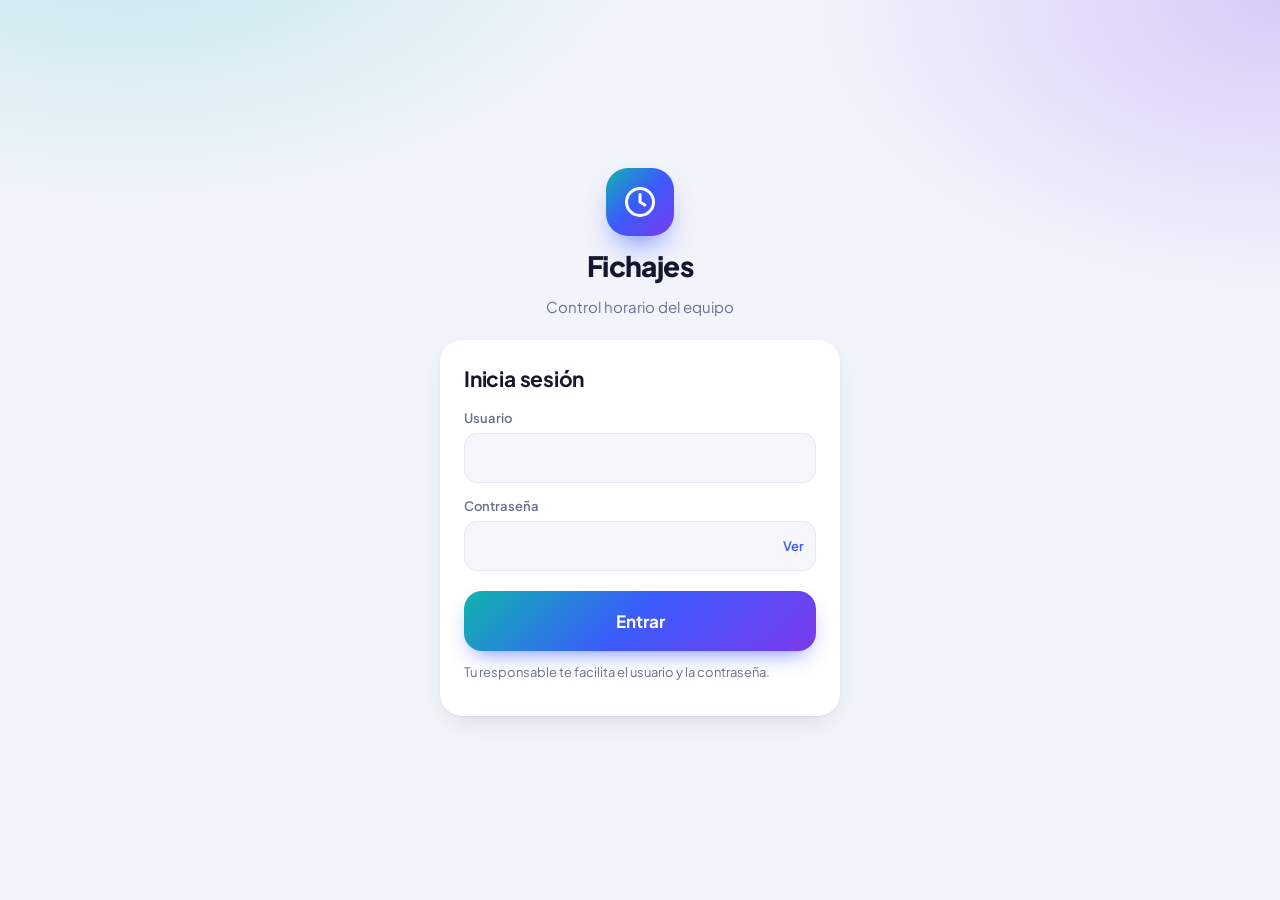
<file: Index.html>
<!DOCTYPE html>
<html lang="es">
<head>
<base target="_top">
<meta charset="utf-8">
<link rel="preconnect" href="https://fonts.googleapis.com">
<link rel="preconnect" href="https://fonts.gstatic.com" crossorigin>
<link href="https://fonts.googleapis.com/css2?family=Plus+Jakarta+Sans:wght@400;500;600;700;800&display=swap" rel="stylesheet">
<style>
  :root {
    --fondo: #f2f4fb; --tarjeta: #ffffff; --tinta: #14172e; --suave: #6a7090; --linea: #e5e8f3; --campo: #f6f7fc;
    --marca: #3b5bfd; --marca-2: #7c3aed; --marca-3: #0fb5ae; --marca-tinte: #eef1ff;
    --verde: #0fa97a; --verde-tinte: #e3f7ef; --ambar: #d98a06; --ambar-tinte: #fdf1d8;
    --rosa: #e5365a; --rosa-tinte: #fde8ed; --gris: #8891ad; --gris-tinte: #eceef6;
    --sombra: 0 1px 2px rgba(20, 23, 46, .05), 0 10px 30px -12px rgba(20, 23, 46, .18);
    --degradado: linear-gradient(135deg, #0fb5ae 0%, #3b5bfd 48%, #7c3aed 100%);
  }
  @media (prefers-color-scheme: dark) {
    :root {
      --fondo: #0c0e1c; --tarjeta: #161930; --tinta: #eef0ff; --suave: #9aa1c4; --linea: #282c49; --campo: #1e2240;
      --marca: #7f95ff; --marca-2: #a78bfa; --marca-3: #2dd4bf; --marca-tinte: #20264d;
      --verde: #34d399; --verde-tinte: #12352c; --ambar: #fbbf24; --ambar-tinte: #3a2d0e;
      --rosa: #fb7185; --rosa-tinte: #3d1622; --gris: #8f97b8; --gris-tinte: #23274a;
      --sombra: 0 1px 2px rgba(0, 0, 0, .3), 0 12px 32px -14px rgba(0, 0, 0, .7);
    }
  }
  * { box-sizing: border-box; }
  html, body { height: 100%; }
  body {
    margin: 0; background: var(--fondo); color: var(--tinta);
    font: 16px/1.45 "Plus Jakarta Sans", system-ui, -apple-system, "Segoe UI", Roboto, sans-serif;
    -webkit-font-smoothing: antialiased;
  }
  [hidden] { display: none !important; }
  button, input, select, textarea { font: inherit; color: inherit; }
  h2 { font-size: 21px; margin: 0 0 4px; letter-spacing: -.01em; }
  h3 { font-size: 13px; margin: 0 0 12px; color: var(--suave); font-weight: 700; text-transform: uppercase; letter-spacing: .06em; }
  a { color: var(--marca); font-weight: 600; text-decoration: none; }
  a:hover { text-decoration: underline; }
  svg.ico { width: 1.25em; height: 1.25em; flex: none; fill: none; stroke: currentColor; stroke-width: 2; stroke-linecap: round; stroke-linejoin: round; }

  /* ---------- Piezas comunes ---------- */
  .card { background: var(--tarjeta); border-radius: 22px; padding: 20px; box-shadow: var(--sombra); margin-bottom: 16px; }
  .btn {
    display: inline-flex; align-items: center; justify-content: center; gap: 8px;
    border: 0; border-radius: 14px; padding: 11px 16px; font-weight: 700; font-size: 15px; cursor: pointer;
    background: var(--marca-tinte); color: var(--marca); transition: transform .08s ease, filter .15s ease;
  }
  .btn:hover { filter: brightness(.97); }
  .btn:active { transform: scale(.98); }
  .btn:disabled { opacity: .45; cursor: not-allowed; transform: none; }
  .btn:focus-visible, .enlace:focus-visible, .icono-btn:focus-visible, .tab:focus-visible, summary:focus-visible {
    outline: 3px solid var(--marca); outline-offset: 2px;
  }
  .btn.primario { background: var(--degradado); color: #fff; box-shadow: 0 10px 22px -10px rgba(59, 91, 253, .8); }
  .btn.verde { background: linear-gradient(135deg, #12b886, #0b8f6a); color: #fff; box-shadow: 0 12px 24px -10px rgba(15, 169, 122, .8); }
  .btn.ambar { background: var(--ambar-tinte); color: var(--ambar); }
  .btn.rosa { background: linear-gradient(135deg, #f0476b, #c81e48); color: #fff; box-shadow: 0 12px 24px -10px rgba(229, 54, 90, .8); }
  .btn.grande { width: 100%; padding: 18px; font-size: 17px; border-radius: 18px; }
  .btn.mini { padding: 6px 10px; font-size: 13px; border-radius: 10px; font-weight: 600; }
  .btn.plano { background: transparent; color: var(--suave); }
  .enlace { background: none; border: 0; padding: 6px; color: var(--marca); font-weight: 600; cursor: pointer; font-size: 14px; }
  label { display: block; font-size: 13px; font-weight: 600; color: var(--suave); margin: 14px 0 6px; }
  input, select, textarea {
    width: 100%; background: var(--campo); border: 1.5px solid var(--linea); border-radius: 13px; padding: 12px 14px; outline: none;
  }
  input:focus, select:focus, textarea:focus { border-color: var(--marca); box-shadow: 0 0 0 4px var(--marca-tinte); }
  textarea { min-height: 84px; resize: vertical; }
  .pista { font-size: 13px; color: var(--suave); margin: 12px 0 0; }
  .pill {
    display: inline-flex; align-items: center; gap: 7px; padding: 5px 12px; border-radius: 999px;
    font-size: 13px; font-weight: 700; background: var(--gris-tinte); color: var(--gris); white-space: nowrap;
  }
  .pill .punto { width: 8px; height: 8px; border-radius: 50%; background: currentColor; }
  .pill.TRABAJANDO { background: var(--verde-tinte); color: var(--verde); }
  .pill.EN_PAUSA { background: var(--ambar-tinte); color: var(--ambar); }
  .pill.TRABAJANDO .punto { animation: latido 1.8s ease-out infinite; }
  @keyframes latido { 0% { box-shadow: 0 0 0 0 currentColor; } 70%, 100% { box-shadow: 0 0 0 7px transparent; } }
  @keyframes girar { to { transform: rotate(360deg); } }
  @media (prefers-reduced-motion: reduce) { * { animation: none !important; transition: none !important; } }
  .etiqueta { display: inline-block; white-space: nowrap; font-size: 12px; font-weight: 700; padding: 2px 8px; border-radius: 999px; background: var(--gris-tinte); color: var(--suave); }
  .etiqueta.ambar { background: var(--ambar-tinte); color: var(--ambar); }
  .etiqueta.marca { background: var(--marca-tinte); color: var(--marca); }
  .vacio { color: var(--suave); font-size: 14px; text-align: center; padding: 18px 8px; margin: 0; }

  /* ---------- Carga y acceso ---------- */
  .pantalla { min-height: 100%; display: flex; align-items: center; justify-content: center; padding: 24px 16px; }
  .rueda { width: 38px; height: 38px; border-radius: 50%; border: 4px solid var(--linea); border-top-color: var(--marca); animation: girar .8s linear infinite; }
  #carga { flex-direction: column; gap: 16px; color: var(--suave); text-align: center; }
  #acceso { background: radial-gradient(900px 500px at 10% -10%, rgba(15, 181, 174, .22), transparent 60%), radial-gradient(800px 500px at 100% 0%, rgba(124, 58, 237, .22), transparent 60%), var(--fondo); }
  .acceso-caja { width: 100%; max-width: 400px; }
  .marca { display: flex; flex-direction: column; align-items: center; gap: 10px; margin-bottom: 22px; text-align: center; }
  .logo { width: 68px; height: 68px; border-radius: 22px; background: var(--degradado); display: grid; place-items: center; color: #fff; box-shadow: 0 16px 30px -12px rgba(59, 91, 253, .8); }
  .logo svg { width: 36px; height: 36px; }
  .marca h1 { margin: 0; font-size: 28px; font-weight: 800; letter-spacing: -.02em; }
  .marca p { margin: 0; color: var(--suave); font-size: 15px; }
  .acceso-caja .card { padding: 24px; }
  .acceso-caja .btn.grande { margin-top: 20px; }
  .campo-clave { position: relative; }
  .campo-clave input { padding-right: 62px; }
  .campo-clave .enlace { position: absolute; right: 6px; top: 50%; transform: translateY(-50%); font-size: 13px; }
  .centrado { text-align: center; margin-top: 10px; }

  /* ---------- Aplicación ---------- */
  .hero { background: var(--degradado); color: #fff; padding: 22px 16px 74px; border-radius: 0 0 30px 30px; }
  .hero-in { max-width: 688px; margin: 0 auto; display: flex; justify-content: space-between; align-items: flex-start; gap: 12px; }
  .saludo { font-size: 23px; font-weight: 800; letter-spacing: -.02em; }
  .hero-sub { opacity: .85; font-size: 14px; margin-top: 2px; }
  .hero-sub::first-letter { text-transform: uppercase; }
  .icono-btn { width: 42px; height: 42px; flex: none; border-radius: 14px; border: 0; background: rgba(255, 255, 255, .18); color: #fff; display: grid; place-items: center; cursor: pointer; }
  .icono-btn:hover { background: rgba(255, 255, 255, .28); }
  main { max-width: 720px; margin: -56px auto 0; padding: 0 16px 110px; }

  .tabs {
    position: fixed; left: 50%; bottom: 14px; transform: translateX(-50%); z-index: 5;
    display: flex; gap: 4px; padding: 6px; border-radius: 22px; background: var(--tarjeta);
    box-shadow: 0 1px 2px rgba(20, 23, 46, .08), 0 18px 40px -14px rgba(20, 23, 46, .45); border: 1px solid var(--linea);
  }
  .tab { position: relative; display: flex; align-items: center; gap: 8px; border: 0; background: none; padding: 10px 16px; border-radius: 16px; color: var(--suave); font-weight: 700; font-size: 14px; cursor: pointer; white-space: nowrap; }
  .tab.activa { background: var(--marca-tinte); color: var(--marca); }
  .tab .globo { min-width: 20px; height: 20px; padding: 0 6px; border-radius: 999px; background: var(--rosa); color: #fff; font-size: 12px; display: grid; place-items: center; }

  /* ---------- Fichar ---------- */
  .reloj-card { text-align: center; padding: 26px 20px 20px; }
  .reloj { font-size: clamp(52px, 17vw, 76px); font-weight: 800; letter-spacing: -.04em; font-variant-numeric: tabular-nums; line-height: 1.05; margin-top: 12px; }
  .reloj-sub { color: var(--suave); font-size: 14px; font-weight: 600; }
  .mini-stats { display: grid; grid-template-columns: repeat(3, 1fr); gap: 8px; margin-top: 20px; padding-top: 18px; border-top: 1px solid var(--linea); }
  .mini-n { display: block; font-weight: 800; font-size: 18px; font-variant-numeric: tabular-nums; }
  .mini-l { display: block; color: var(--suave); font-size: 12px; font-weight: 600; }
  .acciones { display: grid; gap: 10px; margin-bottom: 14px; }
  .acciones.dos { grid-template-columns: 1fr 1.4fr; }
  .aviso-ubic { display: flex; gap: 8px; align-items: flex-start; color: var(--suave); font-size: 13px; margin: 0 4px 18px; }
  .aviso-ubic svg { margin-top: 1px; color: var(--marca); }

  .linea { list-style: none; margin: 0; padding: 0; }
  .linea li { position: relative; display: flex; flex-wrap: wrap; align-items: center; gap: 4px 10px; padding: 9px 0 9px 26px; }
  .linea li::before { content: ""; position: absolute; left: 4px; top: 15px; width: 10px; height: 10px; border-radius: 50%; background: var(--gris); box-shadow: 0 0 0 4px var(--tarjeta); z-index: 1; }
  .linea li::after { content: ""; position: absolute; left: 8px; top: 0; bottom: 0; width: 2px; background: var(--linea); }
  .linea li:first-child::after { top: 18px; }
  .linea li:last-child::after { bottom: calc(100% - 18px); }
  .linea li:only-child::after { display: none; }
  .linea li.t-ENTRADA::before { background: var(--verde); }
  .linea li.t-PAUSA_INICIO::before { background: var(--ambar); }
  .linea li.t-PAUSA_FIN::before { background: var(--marca); }
  .linea li.t-SALIDA::before { background: var(--rosa); }
  .linea .hora { font-weight: 800; font-variant-numeric: tabular-nums; min-width: 48px; }
  .linea .nota { color: var(--suave); font-size: 13px; }
  .linea .anulado { text-decoration: line-through; opacity: .5; }
  .linea .fin { margin-left: auto; display: flex; gap: 6px; }
  @media (max-width: 520px) { .linea .fin { flex-basis: 100%; margin-left: 0; } }

  /* ---------- Jornadas ---------- */
  .dia { display: flex; align-items: center; gap: 14px; padding: 13px 0; border-top: 1px solid var(--linea); }
  .dia:first-of-type { border-top: 0; padding-top: 0; }
  .dia:last-of-type { padding-bottom: 0; }
  .dia-fecha { width: 54px; flex: none; text-align: center; border-radius: 14px; background: var(--marca-tinte); color: var(--marca); padding: 6px 0; }
  .dia-fecha b { display: block; font-size: 19px; line-height: 1.1; }
  .dia-fecha small { font-size: 11px; font-weight: 700; text-transform: uppercase; }
  .dia-centro { flex: 1; min-width: 0; }
  .dia-centro strong { display: block; font-variant-numeric: tabular-nums; }
  .dia-centro small { color: var(--suave); }
  .dia-horas { font-weight: 800; white-space: nowrap; font-variant-numeric: tabular-nums; }

  /* ---------- Administrador ---------- */
  .barra { display: flex; flex-wrap: wrap; gap: 10px; align-items: center; }
  .barra input[type=date] { width: auto; flex: 1 1 150px; }
  .barra .empuje { margin-left: auto; }
  .totales { display: grid; grid-template-columns: repeat(3, 1fr); gap: 10px; margin-bottom: 16px; }
  .total { background: var(--tarjeta); border-radius: 18px; padding: 14px; box-shadow: var(--sombra); }
  .total b { display: block; font-size: 26px; font-weight: 800; line-height: 1.1; }
  .total span { font-size: 12px; font-weight: 700; color: var(--suave); }
  .total.v b { color: var(--verde); } .total.a b { color: var(--ambar); } .total.g b { color: var(--gris); }
  details.emp { padding: 0; overflow: hidden; }
  details.emp summary { list-style: none; display: flex; align-items: center; gap: 12px; padding: 16px 18px; cursor: pointer; }
  details.emp summary::-webkit-details-marker { display: none; }
  .avatar { width: 44px; height: 44px; flex: none; border-radius: 15px; display: grid; place-items: center; font-weight: 800; font-size: 15px; color: #fff; background: hsl(var(--h, 230), 62%, 52%); }
  .emp-id { flex: 1; min-width: 0; }
  .emp-id strong { display: block; white-space: nowrap; overflow: hidden; text-overflow: ellipsis; }
  .emp-id small { color: var(--suave); }
  .bajas summary { cursor: pointer; font-weight: 700; color: var(--suave); font-size: 14px; list-style: none; }
  .bajas summary::-webkit-details-marker { display: none; }
  .bajas summary::before { content: "▸ "; }
  .bajas[open] summary::before { content: "▾ "; }
  .baja { display: flex; align-items: center; gap: 12px; padding: 12px 0 0; margin-top: 12px; border-top: 1px solid var(--linea); opacity: .8; }
  .emp-lado { text-align: right; display: grid; gap: 4px; justify-items: end; }
  .emp-horas { font-weight: 800; font-variant-numeric: tabular-nums; white-space: nowrap; font-size: 15px; }
  .emp-cuerpo { padding: 4px 18px 18px; border-top: 1px solid var(--linea); }
  .emp-meta { font-size: 13px; color: var(--suave); margin: 12px 0 6px; }
  .botones { display: flex; flex-wrap: wrap; gap: 8px; margin-top: 12px; }
  .aviso { display: flex; gap: 12px; align-items: flex-start; padding: 13px 0; border-top: 1px solid var(--linea); }
  .aviso:first-child { border-top: 0; padding-top: 0; }
  .aviso:last-child { padding-bottom: 0; }
  .aviso-ico { width: 40px; height: 40px; flex: none; border-radius: 13px; display: grid; place-items: center; background: var(--marca-tinte); color: var(--marca); }
  .aviso.OLVIDO .aviso-ico { background: var(--ambar-tinte); color: var(--ambar); }
  .aviso.ACCESO .aviso-ico { background: var(--rosa-tinte); color: var(--rosa); }
  .aviso.RESUMEN .aviso-ico { background: var(--verde-tinte); color: var(--verde); }
  .aviso-txt { flex: 1; min-width: 0; font-size: 15px; }
  .aviso-txt small { display: block; color: var(--suave); font-size: 12px; margin-top: 2px; }
  .aviso.nuevo .aviso-txt { font-weight: 700; }
  .aviso .nuevo-punto { width: 9px; height: 9px; border-radius: 50%; background: var(--rosa); margin-top: 8px; flex: none; }
  .tabla { overflow-x: auto; margin-top: 14px; }
  table { width: 100%; border-collapse: collapse; font-size: 14px; }
  th, td { text-align: left; padding: 9px 8px; border-top: 1px solid var(--linea); white-space: nowrap; }
  th { color: var(--suave); font-size: 12px; text-transform: uppercase; letter-spacing: .05em; border-top: 0; }
  td.num, th.num { text-align: right; font-variant-numeric: tabular-nums; }

  /* ---------- Diálogos y avisos flotantes ---------- */
  dialog { border: 0; border-radius: 24px; padding: 24px; background: var(--tarjeta); color: var(--tinta); width: min(430px, 92vw); box-shadow: 0 30px 80px -20px rgba(0, 0, 0, .5); }
  dialog::backdrop { background: rgba(12, 14, 28, .55); backdrop-filter: blur(3px); }
  dialog .sub { color: var(--suave); font-size: 14px; }
  .dlg-pie { display: flex; justify-content: flex-end; gap: 8px; margin-top: 20px; }
  .credencial { display: flex; align-items: center; justify-content: space-between; gap: 10px; background: var(--campo); border: 1.5px dashed var(--linea); border-radius: 14px; padding: 12px 14px; margin-top: 8px; }
  .credencial small { display: block; color: var(--suave); font-size: 12px; font-weight: 600; }
  .credencial code { font: 700 18px/1.3 ui-monospace, SFMono-Regular, Menlo, Consolas, monospace; letter-spacing: .04em; user-select: all; overflow-wrap: anywhere; }
  dialog.ancho { width: min(760px, 94vw); padding: 18px; }
  #mapa { height: min(56vh, 460px); border-radius: 16px; margin-top: 12px; background: var(--campo); z-index: 0; }
  #mapa-lista { margin-top: 12px; max-height: 30vh; overflow: auto; }
  .dos-col { display: grid; grid-template-columns: 1fr 1fr; gap: 12px; }
  .dias { display: flex; gap: 6px; flex-wrap: wrap; }
  .dia-chip { margin: 0; cursor: pointer; }
  .dia-chip input { position: absolute; opacity: 0; width: 0; height: 0; }
  .dia-chip span { display: grid; place-items: center; width: 38px; height: 38px; border-radius: 12px; background: var(--campo); border: 1.5px solid var(--linea); font-weight: 700; color: var(--suave); }
  .dia-chip input:checked + span { background: var(--marca); border-color: var(--marca); color: #fff; }
  .dia-chip input:focus-visible + span { outline: 3px solid var(--marca); outline-offset: 2px; }
  #toast { position: fixed; left: 50%; bottom: 92px; transform: translateX(-50%); z-index: 20; background: #14172e; color: #fff; padding: 12px 18px; border-radius: 14px; font-size: 14px; font-weight: 600; max-width: 90vw; text-align: center; box-shadow: 0 16px 40px -12px rgba(0, 0, 0, .6); display: none; }
  #toast.error { background: #c81e48; }
  @media (max-width: 420px) { .tab span.txt { display: none; } .tab.activa span.txt { display: inline; } .tab { padding: 10px 14px; } }
</style>
</head>
<body>

<div id="carga" class="pantalla">
  <div class="rueda"></div>
  <div id="carga-texto">Cargando…</div>
  <button class="btn" id="carga-reintentar" hidden>Reintentar</button>
</div>

<div id="acceso" class="pantalla" hidden>
  <div class="acceso-caja">
    <div class="marca">
      <div class="logo">
        <svg viewBox="0 0 24 24" fill="none" stroke="currentColor" stroke-width="2" stroke-linecap="round" stroke-linejoin="round"><circle cx="12" cy="12" r="9"/><path d="M12 7v5l3.2 2"/></svg>
      </div>
      <h1>Fichajes</h1>
      <p>Control horario del equipo</p>
    </div>

    <form id="f-login" class="card">
      <h2>Inicia sesión</h2>
      <label for="l-usuario">Usuario</label>
      <input type="text" id="l-usuario" autocomplete="username" autocapitalize="none" spellcheck="false" maxlength="80">
      <label for="l-clave">Contraseña</label>
      <div class="campo-clave">
        <input type="password" id="l-clave" autocomplete="current-password" maxlength="200">
        <button type="button" class="enlace" data-ver="l-clave">Ver</button>
      </div>
      <button type="submit" class="btn primario grande" id="l-entrar">Entrar</button>
      <p class="pista">Tu responsable te facilita el usuario y la contraseña.</p>
      <div class="centrado"><button type="button" class="enlace" id="ir-activar" hidden>Activar la cuenta de administrador</button></div>
    </form>

    <form id="f-activar" class="card" hidden>
      <h2>Activa la cuenta de administrador</h2>
      <p class="pista" style="margin-top:6px">Usuario: <strong id="a-usuario"></strong>. El código de activación aparece en el registro de ejecución de la función <strong>instalar</strong>. La contraseña la eliges tú.</p>
      <label for="a-codigo">Código de activación</label>
      <input type="text" id="a-codigo" autocomplete="off" autocapitalize="characters" spellcheck="false" placeholder="XXXX-XXXX" maxlength="20">
      <label for="a-clave">Contraseña nueva (mínimo 8 caracteres)</label>
      <div class="campo-clave">
        <input type="password" id="a-clave" autocomplete="new-password" maxlength="200">
        <button type="button" class="enlace" data-ver="a-clave">Ver</button>
      </div>
      <label for="a-clave2">Repite la contraseña</label>
      <input type="password" id="a-clave2" autocomplete="new-password" maxlength="200">
      <button type="submit" class="btn primario grande" id="a-activar">Activar y entrar</button>
      <div class="centrado"><button type="button" class="enlace" id="ir-login">Ya tengo cuenta</button></div>
    </form>

    <div id="sin-instalar" class="card" hidden>
      <h2>Falta la instalación</h2>
      <p class="pista" style="margin-top:6px">Abre el proyecto en el editor de Apps Script, selecciona la función <strong>instalar</strong> y pulsa Ejecutar. Después recarga esta página.</p>
    </div>
  </div>
</div>

<div id="app" hidden>
  <header class="hero">
    <div class="hero-in">
      <div>
        <div class="saludo" id="saludo"></div>
        <div class="hero-sub" id="hero-sub"></div>
      </div>
      <button class="icono-btn" id="salir" title="Cerrar sesión" aria-label="Cerrar sesión"></button>
    </div>
  </header>

  <main>
    <section id="vista-fichar" hidden>
      <div class="card reloj-card">
        <span class="pill" id="pill"><i class="punto"></i><span id="pill-texto"></span></span>
        <div class="reloj" id="reloj">0:00:00</div>
        <div class="reloj-sub">Trabajado hoy</div>
        <div class="mini-stats">
          <div><span class="mini-n" id="st-entrada">—</span><span class="mini-l">Entrada</span></div>
          <div><span class="mini-n" id="st-pausas">0 min</span><span class="mini-l">Pausas</span></div>
          <div><span class="mini-n" id="st-fichajes">0</span><span class="mini-l">Fichajes</span></div>
        </div>
      </div>
      <div class="acciones" id="acciones"></div>
      <p class="aviso-ubic"><span id="aviso-ico"></span><span id="aviso-ubicacion"></span></p>
      <div class="card">
        <h3>Jornada de hoy</h3>
        <ol class="linea" id="lista-hoy"></ol>
      </div>
    </section>

    <section id="vista-jornadas" hidden>
      <div class="card">
        <h3>Últimos 31 días</h3>
        <div id="lista-jornadas"></div>
      </div>
    </section>

    <section id="vista-equipo" hidden>
      <div class="totales" id="g-totales"></div>
      <div class="card">
        <div class="barra">
          <input type="date" id="g-fecha" aria-label="Día que se muestra">
          <button class="btn" id="g-actualizar">Actualizar</button>
          <button class="btn primario empuje" id="g-alta"></button>
        </div>
      </div>
      <div id="g-empleados"></div>
      <details class="card bajas" id="g-bajas" hidden>
        <summary>Personas dadas de baja (<span id="g-bajas-n">0</span>)</summary>
        <div id="g-bajas-lista"></div>
      </details>
    </section>

    <section id="vista-avisos" hidden>
      <div class="card">
        <div class="barra" style="margin-bottom:16px">
          <h3 style="margin:0">Avisos</h3>
          <button class="btn mini empuje" id="av-leer">Marcar todo como leído</button>
        </div>
        <div id="av-lista"></div>
      </div>
    </section>

    <section id="vista-informes" hidden>
      <div class="card">
        <h3>Horas por periodo</h3>
        <div class="barra">
          <input type="date" id="r-desde" aria-label="Desde">
          <input type="date" id="r-hasta" aria-label="Hasta">
          <button class="btn primario" id="r-calcular">Calcular</button>
        </div>
        <div class="tabla" id="r-tabla"></div>
      </div>
      <div class="card">
        <h3>Datos completos</h3>
        <p class="pista" style="margin:0 0 12px">Fichajes, ubicaciones, auditoría de correcciones y resumen por jornada están en el libro de Google Sheets.</p>
        <a id="g-hoja" class="btn" href="#" target="_blank" rel="noopener">Abrir hoja de datos</a>
      </div>
    </section>
  </main>

  <nav class="tabs" id="tabs"></nav>
</div>

<dialog id="dlg">
  <form id="dlg-form">
    <h2 id="dlg-titulo"></h2>
    <div class="sub" id="dlg-persona"></div>
    <div id="dlg-campos">
      <label for="dlg-tipo">Tipo de fichaje</label>
      <select id="dlg-tipo">
        <option value="ENTRADA">Entrada</option>
        <option value="PAUSA_INICIO">Inicio de pausa</option>
        <option value="PAUSA_FIN">Fin de pausa</option>
        <option value="SALIDA">Salida</option>
      </select>
      <label for="dlg-cuando">Fecha y hora</label>
      <input type="datetime-local" id="dlg-cuando">
    </div>
    <label for="dlg-motivo">Motivo (queda registrado en la auditoría)</label>
    <textarea id="dlg-motivo"></textarea>
    <div class="dlg-pie">
      <button type="button" class="btn plano" data-cerrar="dlg">Cancelar</button>
      <button type="submit" class="btn primario" id="dlg-guardar">Guardar</button>
    </div>
  </form>
</dialog>

<dialog id="dlg-alta">
  <form id="alta-form">
    <h2>Nueva persona</h2>
    <div class="sub">La aplicación genera su usuario y su contraseña.</div>
    <label for="alta-nombre">Nombre y apellidos</label>
    <input type="text" id="alta-nombre" maxlength="80" autocomplete="off">
    <div class="dlg-pie">
      <button type="button" class="btn plano" data-cerrar="dlg-alta">Cancelar</button>
      <button type="submit" class="btn primario" id="alta-crear">Crear cuenta</button>
    </div>
  </form>
</dialog>

<dialog id="dlg-horario">
  <form id="hor-form">
    <h2>Horario</h2>
    <div class="sub" id="hor-persona"></div>
    <div class="dos-col">
      <div><label for="hor-entrada">Hora de entrada</label><input type="time" id="hor-entrada"></div>
      <div><label for="hor-salida">Hora de salida</label><input type="time" id="hor-salida"></div>
    </div>
    <label>Días de trabajo</label>
    <div class="dias" id="hor-dias"></div>
    <p class="pista">La app del móvil avisa a estas horas si la persona aún no ha fichado. Deja las dos horas vacías para quitar el horario.</p>
    <div class="dlg-pie">
      <button type="button" class="btn plano" data-cerrar="dlg-horario">Cancelar</button>
      <button type="submit" class="btn primario" id="hor-guardar">Guardar</button>
    </div>
  </form>
</dialog>

<dialog id="dlg-mapa" class="ancho">
  <div class="barra">
    <div>
      <h2 id="mapa-titulo"></h2>
      <div class="sub" id="mapa-sub"></div>
    </div>
    <button type="button" class="btn plano empuje" data-cerrar="dlg-mapa">Cerrar</button>
  </div>
  <div id="mapa"></div>
  <div id="mapa-lista"></div>
</dialog>

<dialog id="dlg-confirmar">
  <h2 id="conf-titulo"></h2>
  <div class="sub" id="conf-texto"></div>
  <div class="dlg-pie">
    <button type="button" class="btn plano" data-cerrar="dlg-confirmar">Cancelar</button>
    <button type="button" class="btn primario" id="conf-ok"></button>
  </div>
</dialog>

<dialog id="dlg-cred">
  <h2 id="cred-titulo"></h2>
  <div class="sub" id="cred-persona"></div>
  <div class="credencial"><div><small>Usuario</small><code id="cred-usuario"></code></div></div>
  <div class="credencial"><div><small>Contraseña</small><code id="cred-clave"></code></div></div>
  <p class="pista">La contraseña solo se muestra ahora. Si se pierde, genera otra con «Nueva contraseña».</p>
  <div class="dlg-pie">
    <button type="button" class="btn" id="cred-copiar">Copiar datos</button>
    <button type="button" class="btn primario" data-cerrar="dlg-cred">Hecho</button>
  </div>
</dialog>

<div id="toast" role="status"></div>

<script>
  var S = {
    token: '', usuario: null, estado: null, desfase: 0, vista: '',
    timerUbic: null, ultimaUbic: 0, timerAvisos: null,
    panel: null, dlg: null, abiertos: {}, sinLeer: 0, pendiente: null, horario: null
  };
  var MAPA = { mapa: null, capa: null, timer: null, emp: null, ajustado: false };
  var DIAS = [['1', 'L'], ['2', 'M'], ['3', 'X'], ['4', 'J'], ['5', 'V'], ['6', 'S'], ['7', 'D']];
  var LEAFLET = 'https://cdnjs.cloudflare.com/ajax/libs/leaflet/1.9.4/';
  var CLAVE_SESION = 'fichajes.sesion';
  var ESTADOS = { FUERA: 'Fuera de jornada', TRABAJANDO: 'Trabajando', EN_PAUSA: 'En pausa' };
  var TABS = {
    EMPLEADO: [['fichar', 'Fichar', 'reloj'], ['jornadas', 'Mis jornadas', 'calendario']],
    ADMIN: [['equipo', 'Equipo', 'equipo'], ['avisos', 'Avisos', 'campana'], ['informes', 'Informes', 'grafico']]
  };
  var VISTAS = ['fichar', 'jornadas', 'equipo', 'avisos', 'informes'];
  var ICONOS = {
    reloj: '<circle cx="12" cy="12" r="9"/><path d="M12 7v5l3.2 2"/>',
    calendario: '<rect x="3" y="5" width="18" height="16" rx="3"/><path d="M3 10h18M8 3v4M16 3v4"/>',
    equipo: '<circle cx="9" cy="8" r="3.5"/><path d="M2.5 20c0-3.6 2.9-6 6.5-6s6.5 2.4 6.5 6"/><circle cx="17.5" cy="9" r="2.5"/><path d="M17.5 14.2c2.4.4 4 2.3 4 5.3"/>',
    campana: '<path d="M6 9a6 6 0 1 1 12 0c0 5 2 6 2 7H4c0-1 2-2 2-7z"/><path d="M10 20a2 2 0 0 0 4 0"/>',
    grafico: '<path d="M5 20v-8M12 20V5M19 20v-5M3 20h18"/>',
    salir: '<path d="M14 4h4a2 2 0 0 1 2 2v12a2 2 0 0 1-2 2h-4"/><path d="M9 8l-4 4 4 4M5 12h10"/>',
    entrada: '<path d="M10 4H6a2 2 0 0 0-2 2v12a2 2 0 0 0 2 2h4"/><path d="M15 8l4 4-4 4M19 12H9"/>',
    pausa: '<rect x="6" y="5" width="4" height="14" rx="1"/><rect x="14" y="5" width="4" height="14" rx="1"/>',
    seguir: '<path d="M7 5l12 7-12 7z"/>',
    salida: '<rect x="6" y="6" width="12" height="12" rx="2.5"/>',
    pin: '<path d="M12 21s7-6.2 7-11a7 7 0 1 0-14 0c0 4.8 7 11 7 11z"/><circle cx="12" cy="10" r="2.5"/>',
    mas: '<path d="M12 5v14M5 12h14"/>',
    llave: '<circle cx="8" cy="15" r="4"/><path d="M11 12l9-9M17 6l3 3M14 9l2 2"/>'
  };

  function $(id) { return document.getElementById(id); }
  function ico(nombre) { return '<svg class="ico" viewBox="0 0 24 24" aria-hidden="true">' + ICONOS[nombre] + '</svg>'; }

  function esc(v) {
    return String(v === null || v === undefined ? '' : v).replace(/[&<>"']/g, function (c) {
      return { '&': '&amp;', '<': '&lt;', '>': '&gt;', '"': '&quot;', "'": '&#39;' }[c];
    });
  }

  function mensajeDe(e) {
    return String(e && e.message ? e.message : e).replace(/^Error:\s*/, '');
  }

  function invocar(fn, args) {
    return new Promise(function (ok, ko) {
      var r = google.script.run.withSuccessHandler(ok).withFailureHandler(function (e) { ko(new Error(mensajeDe(e))); });
      r[fn].apply(r, args);
    });
  }

  // Llamadas sin sesión: estado de la instalación, inicio de sesión y activación.
  function llamarPublico(fn) {
    return invocar(fn, Array.prototype.slice.call(arguments, 1));
  }

  // El resto de llamadas llevan el testigo de sesión como primer argumento.
  function llamar(fn) {
    var args = [S.token].concat(Array.prototype.slice.call(arguments, 1));
    return invocar(fn, args).catch(function (err) {
      if (err.message.indexOf('ACCESO:') === 0) {
        var msg = err.message.replace(/^ACCESO:\s*/, '');
        msg = msg.charAt(0).toUpperCase() + msg.slice(1);
        cerrarSesion();
        throw new Error(msg);
      }
      throw err;
    });
  }

  var toastTimer;
  function toast(texto, esError) {
    var t = $('toast');
    t.textContent = texto;
    t.className = esError ? 'error' : '';
    t.style.display = 'block';
    clearTimeout(toastTimer);
    toastTimer = setTimeout(function () { t.style.display = 'none'; }, esError ? 6000 : 3000);
  }

  function hms(ms) {
    var s = Math.max(0, Math.floor(ms / 1000));
    var h = Math.floor(s / 3600), m = Math.floor((s % 3600) / 60), seg = s % 60;
    return h + ':' + (m < 10 ? '0' : '') + m + ':' + (seg < 10 ? '0' : '') + seg;
  }

  function hm(ms) {
    var min = Math.max(0, Math.round(ms / 60000));
    return Math.floor(min / 60) + ' h ' + (min % 60 < 10 ? '0' : '') + (min % 60) + ' min';
  }

  function fechaLarga(iso) {
    var p = iso.split('-');
    return new Date(Date.UTC(+p[0], +p[1] - 1, +p[2])).toLocaleDateString('es-ES', { weekday: 'long', day: 'numeric', month: 'long', timeZone: 'UTC' });
  }

  function fechaCorta(iso) {
    var p = iso.split('-');
    var d = new Date(Date.UTC(+p[0], +p[1] - 1, +p[2]));
    return {
      dia: p[2].replace(/^0/, ''),
      mes: d.toLocaleDateString('es-ES', { month: 'short', timeZone: 'UTC' }).replace('.', ''),
      semana: d.toLocaleDateString('es-ES', { weekday: 'long', timeZone: 'UTC' })
    };
  }

  function hace(ms) {
    var min = Math.round(ms / 60000);
    if (min < 1) return 'ahora mismo';
    if (min < 60) return 'hace ' + min + ' min';
    var h = Math.floor(min / 60);
    return h < 24 ? 'hace ' + h + ' h ' + (min % 60) + ' min' : 'hace más de un día';
  }

  function horarioTexto(h) {
    if (!h) return 'Sin horario';
    return (h.entrada || '--:--') + ' – ' + (h.salida || '--:--') + ' · ' +
      DIAS.filter(function (d) { return h.dias.indexOf(d[0]) >= 0; }).map(function (d) { return d[1]; }).join(' ');
  }

  function enlaceMapa(lat, lng, texto) {
    return '<a target="_blank" rel="noopener" href="https://www.google.com/maps?q=' +
      encodeURIComponent(lat + ',' + lng) + '">' + esc(texto) + '</a>';
  }

  function posicion() {
    return new Promise(function (ok) {
      if (!navigator.geolocation) { ok(null); return; }
      navigator.geolocation.getCurrentPosition(
        function (p) { ok({ lat: p.coords.latitude, lng: p.coords.longitude, prec: p.coords.accuracy }); },
        function () { ok(null); },
        { enableHighAccuracy: true, timeout: 15000, maximumAge: 30000 }
      );
    });
  }

  /* ---------------- Sesión ---------------- */

  function leerSesion() {
    try { return localStorage.getItem(CLAVE_SESION) || ''; } catch (e) { return ''; }
  }

  function recordarSesion(token) {
    try {
      if (token) localStorage.setItem(CLAVE_SESION, token); else localStorage.removeItem(CLAVE_SESION);
    } catch (e) {}
  }

  function pantalla(id) {
    ['carga', 'acceso', 'app'].forEach(function (p) { $(p).hidden = p !== id; });
  }

  function formulario(id) {
    ['f-login', 'f-activar', 'sin-instalar'].forEach(function (f) { $(f).hidden = f !== id; });
  }

  function cerrarSesion() {
    S.token = '';
    S.usuario = null;
    S.estado = null;
    S.panel = null;
    S.abiertos = {};
    recordarSesion('');
    clearInterval(S.timerUbic);
    clearInterval(S.timerAvisos);
    var abiertos = document.querySelectorAll('dialog[open]');
    for (var i = 0; i < abiertos.length; i++) abiertos[i].close();
    mostrarAcceso();
  }

  function mostrarAcceso() {
    $('l-clave').value = '';
    $('l-entrar').disabled = false;
    formulario('f-login');
    pantalla('acceso');
    llamarPublico('getInicio').then(function (i) {
      if (S.token) return;
      $('a-usuario').textContent = i.adminUsuario;
      $('ir-activar').hidden = !i.adminPendiente;
      if (!i.instalada) formulario('sin-instalar');
      else if (i.adminPendiente) formulario('f-activar');
    }).catch(function () {});
  }

  // Tras iniciar sesión o activar la cuenta: guarda el testigo y carga el estado.
  function abrirSesion(r) {
    S.token = r.token;
    recordarSesion(r.token);
    return llamar('getEstado').then(entrar);
  }

  function entrar(e) {
    S.usuario = e.usuario;
    var admin = e.usuario.rol === 'ADMIN';
    var hora = new Date().getHours();
    $('saludo').textContent = (hora < 6 ? 'Buenas noches' : hora < 14 ? 'Buenos días' : hora < 21 ? 'Buenas tardes' : 'Buenas noches') +
      ', ' + e.usuario.nombre.split(' ')[0];
    $('hero-sub').textContent = admin ? 'Panel de administración' : new Date().toLocaleDateString('es-ES', { weekday: 'long', day: 'numeric', month: 'long' });

    $('tabs').innerHTML = TABS[admin ? 'ADMIN' : 'EMPLEADO'].map(function (t) {
      return '<button class="tab" data-vista="' + t[0] + '">' + ico(t[2]) + '<span class="txt">' + t[1] + '</span>' +
        (t[0] === 'avisos' ? '<span class="globo" id="globo" hidden></span>' : '') + '</button>';
    }).join('');

    pantalla('app');
    clearInterval(S.timerAvisos);
    if (admin) {
      pintarGlobo(e.avisosSinLeer);
      // Cada minuto: con el panel de equipo a la vista se recarga entero (estados y
      // últimas posiciones); en el resto de pestañas solo el contador de avisos.
      S.timerAvisos = setInterval(function () {
        if (document.hidden || !S.token) return;
        if (S.vista === 'equipo') {
          if (!document.querySelector('dialog[open]')) cargarPanel();
        } else {
          llamar('getEstado').then(function (x) { pintarGlobo(x.avisosSinLeer); }).catch(function () {});
        }
      }, 60000);
      irA('equipo');
    } else {
      pintarEstado(e);
      irA('fichar');
    }
  }

  function irA(vista) {
    S.vista = vista;
    var tabs = document.querySelectorAll('.tab');
    for (var i = 0; i < tabs.length; i++) tabs[i].classList.toggle('activa', tabs[i].getAttribute('data-vista') === vista);
    VISTAS.forEach(function (v) { $('vista-' + v).hidden = v !== vista; });
    window.scrollTo(0, 0);
    if (vista === 'jornadas') cargarJornadas();
    if (vista === 'equipo') cargarPanel();
    if (vista === 'avisos') cargarAvisos();
    if (vista === 'informes') prepararInformes();
  }

  /* ---------------- Fichar ---------------- */

  function pintarEstado(e) {
    S.estado = e;
    S.desfase = e.ahora - Date.now();

    $('pill').className = 'pill ' + e.estado;
    $('pill-texto').textContent = ESTADOS[e.estado];

    var botones = {
      FUERA: [['ENTRADA', 'Fichar entrada', 'verde', 'entrada']],
      TRABAJANDO: [['PAUSA_INICIO', 'Pausa', 'ambar', 'pausa'], ['SALIDA', 'Fichar salida', 'rosa', 'salida']],
      EN_PAUSA: [['PAUSA_FIN', 'Volver al trabajo', 'primario', 'seguir']]
    }[e.estado];
    $('acciones').className = 'acciones' + (botones.length === 2 ? ' dos' : '');
    $('acciones').innerHTML = botones.map(function (b) {
      return '<button class="btn grande ' + b[2] + '" data-tipo="' + b[0] + '">' + ico(b[3]) + b[1] + '</button>';
    }).join('');

    var primera = e.fichajes.filter(function (f) { return f.tipo === 'ENTRADA'; })[0];
    $('st-entrada').textContent = primera ? primera.hora : '—';
    $('st-fichajes').textContent = e.fichajes.length;

    $('lista-hoy').innerHTML = e.fichajes.map(function (f) {
      return '<li class="t-' + esc(f.tipo) + '"><span class="hora">' + esc(f.hora) + '</span><span>' + esc(f.etiqueta) + '</span>' +
        (f.fecha !== e.hoy ? '<span class="nota">' + esc(fechaLarga(f.fecha)) + '</span>' : '') + '</li>';
    }).join('') || '<p class="vacio">Todavía no has fichado hoy.</p>';

    var seg = e.config.segundosEntreUbicaciones;
    var pausas = e.config.seguimientoEnPausas ? 'Se detiene al fichar la salida.' : 'Se detiene en las pausas y al fichar la salida.';
    $('aviso-ico').innerHTML = ico('pin');
    $('aviso-ubicacion').textContent = e.estado === 'TRABAJANDO'
      ? 'Ubicación activa: se registra tu posición cada ' + seg + ' segundos mientras esta página está abierta y a la vista. ' + pausas + ' Con el móvil bloqueado solo registra la app Android.'
      : 'Al fichar se registra tu ubicación. Durante la jornada se guarda además cada ' + seg + ' segundos; para que siga con el móvil bloqueado, usa la app Android.';

    tic();
    programarSeguimiento();
  }

  function tic() {
    var e = S.estado;
    if (!e) return;
    var ahora = Date.now() + S.desfase;
    var trabajo = e.trabajoMs + (e.estado === 'TRABAJANDO' && e.enCursoDesde ? ahora - e.enCursoDesde : 0);
    var pausa = e.pausaMs + (e.estado === 'EN_PAUSA' && e.pausaDesde ? ahora - e.pausaDesde : 0);
    $('reloj').textContent = hms(trabajo);
    $('st-pausas').textContent = Math.round(pausa / 60000) + ' min';
  }
  setInterval(tic, 1000);

  function fichar(tipo) {
    var botones = document.querySelectorAll('#acciones .btn');
    for (var i = 0; i < botones.length; i++) botones[i].disabled = true;
    toast('Obteniendo ubicación…');
    posicion().then(function (pos) {
      if (!pos && S.estado.config.ubicacionObligatoria) {
        throw new Error('No se ha podido obtener tu ubicación. Activa el permiso de ubicación del navegador y vuelve a intentarlo.');
      }
      if (pos) S.ultimaUbic = Date.now();
      return llamar('fichar', tipo, pos);
    }).then(function (e) {
      pintarEstado(e);
      toast('Fichaje registrado.');
    }).catch(function (err) {
      toast(err.message, true);
      if (S.estado) pintarEstado(S.estado);
    });
  }

  /* ---------------- Seguimiento de ubicación ---------------- */

  function intervaloUbic() { return S.estado.config.segundosEntreUbicaciones * 1000; }

  function programarSeguimiento() {
    clearInterval(S.timerUbic);
    S.timerUbic = null;
    if (!S.estado || S.estado.estado !== 'TRABAJANDO') return;
    S.timerUbic = setInterval(enviarUbicacion, intervaloUbic());
    if (Date.now() - S.ultimaUbic > intervaloUbic()) enviarUbicacion();
  }

  function enviarUbicacion() {
    if (!S.estado || S.estado.estado !== 'TRABAJANDO') return;
    S.ultimaUbic = Date.now();
    posicion().then(function (pos) {
      if (pos && S.token) llamar('registrarUbicaciones', [pos]).catch(function () {});
    });
  }

  document.addEventListener('visibilitychange', function () {
    if (!document.hidden && S.estado && S.estado.estado === 'TRABAJANDO' &&
        Date.now() - S.ultimaUbic > intervaloUbic()) {
      enviarUbicacion();
    }
  });

  /* ---------------- Mis jornadas ---------------- */

  function cargarJornadas() {
    $('lista-jornadas').innerHTML = '<p class="vacio">Cargando…</p>';
    llamar('getMisJornadas').then(function (js) {
      $('lista-jornadas').innerHTML = js.map(function (j) {
        var f = fechaCorta(j.fecha);
        return '<div class="dia"><div class="dia-fecha"><b>' + esc(f.dia) + '</b><small>' + esc(f.mes) + '</small></div>' +
          '<div class="dia-centro"><strong>' + esc(j.entrada) + ' – ' + esc(j.salida || 'sin salida') + '</strong>' +
          '<small>' + esc(f.semana) + ' · ' + Math.round(j.pausaMs / 60000) + ' min de pausa</small> ' +
          (j.abierta ? '<span class="etiqueta ambar">Incompleta</span>' : '') + '</div>' +
          '<div class="dia-horas">' + hm(j.trabajoMs) + '</div></div>';
      }).join('') || '<p class="vacio">Sin jornadas registradas.</p>';
    }).catch(function (err) { toast(err.message, true); });
  }

  /* ---------------- Administrador: equipo ---------------- */

  function pintarGlobo(n) {
    S.sinLeer = n || 0;
    var g = $('globo');
    if (!g) return;
    g.hidden = !S.sinLeer;
    g.textContent = S.sinLeer > 99 ? '99+' : S.sinLeer;
  }

  function cargarPanel() {
    if (!S.panel) $('g-empleados').innerHTML = '<p class="vacio">Cargando…</p>';
    llamar('getPanel', $('g-fecha').value).then(pintarPanel).catch(function (err) { toast(err.message, true); });
  }

  function iniciales(nombre) {
    var p = nombre.trim().split(/\s+/);
    return ((p[0] || '').charAt(0) + (p[1] || '').charAt(0)).toUpperCase() || '?';
  }

  function tono(texto) {
    var h = 0;
    for (var i = 0; i < texto.length; i++) h = (h * 31 + texto.charCodeAt(i)) % 360;
    return h;
  }

  function pintarPanel(p) {
    S.panel = p;
    $('g-fecha').value = p.fecha;
    $('g-hoja').href = p.urlHoja;
    $('g-alta').innerHTML = ico('mas') + 'Nueva persona';
    pintarGlobo(p.avisosSinLeer);

    var n = { TRABAJANDO: 0, EN_PAUSA: 0, FUERA: 0 };
    var bajas = [];
    p.empleados.forEach(function (e, i) { if (e.activo) n[e.estado]++; else bajas.push(i); });
    $('g-totales').innerHTML =
      '<div class="total v"><b>' + n.TRABAJANDO + '</b><span>Trabajando</span></div>' +
      '<div class="total a"><b>' + n.EN_PAUSA + '</b><span>En pausa</span></div>' +
      '<div class="total g"><b>' + n.FUERA + '</b><span>Fuera</span></div>';

    $('g-empleados').innerHTML = p.empleados.map(function (e, i) {
      if (!e.activo) return '';
      var fichajes = e.fichajes.map(function (f) {
        var anulado = f.estado === 'ANULADO';
        return '<li class="t-' + esc(f.tipo) + '"><span class="hora' + (anulado ? ' anulado' : '') + '">' + esc(f.hora) + '</span>' +
          '<span class="' + (anulado ? 'anulado' : '') + '">' + esc(f.etiqueta) + '</span>' +
          (f.lat !== '' ? enlaceMapa(f.lat, f.lng, 'mapa') : '<span class="nota">sin ubicación</span>') +
          (anulado ? '<span class="etiqueta">Anulado</span>' : '') +
          (anulado && f.nota ? '<span class="nota">' + esc(f.nota) + '</span>' : '') +
          (anulado ? '' : '<span class="fin">' +
            '<button class="btn mini" data-accion="editar" data-emp="' + i + '" data-id="' + esc(f.id) + '">Editar</button>' +
            '<button class="btn mini plano" data-accion="anular" data-emp="' + i + '" data-id="' + esc(f.id) + '">Anular</button></span>') +
          '</li>';
      }).join('');

      return '<details class="card emp" data-usuario="' + esc(e.usuario) + '"' + (S.abiertos[e.usuario] ? ' open' : '') + '>' +
        '<summary><span class="avatar" style="--h:' + tono(e.usuario) + '">' + esc(iniciales(e.nombre)) + '</span>' +
        '<span class="emp-id"><strong>' + esc(e.nombre) + '</strong><small>' + esc(e.usuario) + '</small></span>' +
        '<span class="emp-lado"><span class="emp-horas">' + hm(e.trabajoMs) + '</span>' +
        '<span class="pill ' + esc(e.estado) + '"><i class="punto"></i>' + esc(ESTADOS[e.estado]) + '</span></span></summary>' +
        '<div class="emp-cuerpo">' +
        '<p class="emp-meta">' + esc(fechaLarga(p.fecha)) + ' · ' + Math.round(e.pausaMs / 60000) + ' min de pausa' +
        (e.incompleta ? ' · <span class="etiqueta ambar">Jornada sin cerrar</span>' : '') +
        '<br>Horario: ' + esc(horarioTexto(e.horario)) +
        '<br>Última ubicación: ' + (e.ultimaUbicacion
          ? enlaceMapa(e.ultimaUbicacion.lat, e.ultimaUbicacion.lng, e.ultimaUbicacion.texto) + ' (' + hace(p.ahora - e.ultimaUbicacion.ts) + ')'
          : 'sin datos') +
        (sinSenal(e, p) ? ' <span class="etiqueta ambar">Sin señal reciente</span>' : '') + '</p>' +
        (fichajes ? '<ol class="linea">' + fichajes + '</ol>' : '<p class="vacio">Sin fichajes este día.</p>') +
        '<div class="botones">' +
        '<button class="btn mini" data-accion="crear" data-emp="' + i + '">' + ico('mas') + 'Añadir fichaje</button>' +
        '<button class="btn mini" data-accion="mapa" data-emp="' + i + '">' + ico('pin') + 'Mapa del día</button>' +
        '<button class="btn mini" data-accion="horario" data-emp="' + i + '">' + ico('reloj') + 'Horario</button>' +
        '<button class="btn mini" data-accion="clave" data-emp="' + i + '">' + ico('llave') + 'Nueva contraseña</button>' +
        '<button class="btn mini plano" data-accion="baja" data-emp="' + i + '">Dar de baja</button></div>' +
        '</div></details>';
    }).join('') || '<div class="card"><p class="vacio">' + (bajas.length
      ? 'No hay nadie en activo en el equipo.'
      : 'Aún no hay nadie en el equipo. Pulsa «Nueva persona» para crear la primera cuenta.') + '</p></div>';

    // Personas dadas de baja: ocultas, con opción de reactivarlas.
    $('g-bajas').hidden = !bajas.length;
    $('g-bajas-n').textContent = bajas.length;
    $('g-bajas-lista').innerHTML = bajas.map(function (i) {
      var e = p.empleados[i];
      return '<div class="baja"><span class="avatar" style="--h:' + tono(e.usuario) + '">' + esc(iniciales(e.nombre)) + '</span>' +
        '<span class="emp-id"><strong>' + esc(e.nombre) + '</strong><small>' + esc(e.usuario) + '</small></span>' +
        '<button class="btn mini" data-accion="reactivar" data-emp="' + i + '">Reactivar</button></div>';
    }).join('');
  }

  function pedirBaja(emp) {
    $('conf-titulo').textContent = 'Dar de baja';
    $('conf-texto').textContent = emp.nombre + ' dejará de poder entrar en la aplicación y desaparecerá del equipo.' +
      ' Sus fichajes y sus horas se conservan, y podrás reactivarla más adelante desde «Personas dadas de baja».';
    $('conf-ok').textContent = 'Dar de baja';
    $('conf-ok').disabled = false;
    S.pendiente = function () {
      $('conf-ok').disabled = true;
      llamar('cambiarAltaEmpleado', emp.usuario, false, S.panel.fecha).then(function (p) {
        $('dlg-confirmar').close();
        pintarPanel(p);
        toast(emp.nombre + ' ha sido dada de baja.');
      }).catch(function (err) {
        $('conf-ok').disabled = false;
        toast(err.message, true);
      });
    };
    $('dlg-confirmar').showModal();
  }

  function reactivar(emp) {
    llamar('cambiarAltaEmpleado', emp.usuario, true, S.panel.fecha).then(function (p) {
      pintarPanel(p);
      toast(emp.nombre + ' vuelve a estar en el equipo.');
    }).catch(function (err) { toast(err.message, true); });
  }

  function abrirDialogo(modo, emp, fichaje) {
    S.dlg = { modo: modo, usuario: emp.usuario, id: fichaje ? fichaje.id : '' };
    $('dlg-titulo').textContent = modo === 'crear' ? 'Añadir fichaje' : (modo === 'editar' ? 'Corregir fichaje' : 'Anular fichaje');
    $('dlg-persona').textContent = emp.nombre + (fichaje ? ' · ' + fichaje.etiqueta + ' ' + fichaje.hora : '');
    $('dlg-campos').hidden = modo === 'anular';
    $('dlg-tipo').value = fichaje ? fichaje.tipo : 'ENTRADA';
    $('dlg-cuando').value = fichaje ? fichaje.local : S.panel.fecha + 'T09:00';
    $('dlg-motivo').value = '';
    $('dlg-guardar').textContent = modo === 'anular' ? 'Anular fichaje' : 'Guardar';
    $('dlg-guardar').disabled = false;
    $('dlg').showModal();
  }

  function enviarDialogo(ev) {
    ev.preventDefault();
    var d = S.dlg, motivo = $('dlg-motivo').value;
    $('dlg-guardar').disabled = true;
    var peticion = d.modo === 'anular'
      ? llamar('anularFichaje', d.id, motivo, S.panel.fecha)
      : llamar('guardarFichaje', {
          id: d.id, usuario: d.usuario, tipo: $('dlg-tipo').value,
          fechaHora: $('dlg-cuando').value, motivo: motivo, fechaPanel: S.panel.fecha
        });
    peticion.then(function (p) {
      $('dlg').close();
      pintarPanel(p);
      toast('Cambio guardado y anotado en la auditoría.');
    }).catch(function (err) {
      $('dlg-guardar').disabled = false;
      toast(err.message, true);
    });
  }

  // Trabajando hoy y sin posición en los últimos cinco minutos.
  function sinSenal(e, p) {
    return p.fecha === p.hoy && e.estado === 'TRABAJANDO' &&
      (!e.ultimaUbicacion || p.ahora - e.ultimaUbicacion.ts > 5 * 60000);
  }

  /* ---------------- Administrador: mapa del recorrido ---------------- */

  function cargarLeaflet() {
    if (window.L) return Promise.resolve();
    return new Promise(function (ok, ko) {
      var css = document.createElement('link');
      css.rel = 'stylesheet';
      css.href = LEAFLET + 'leaflet.min.css';
      document.head.appendChild(css);
      var js = document.createElement('script');
      js.src = LEAFLET + 'leaflet.min.js';
      js.onload = function () { ok(); };
      js.onerror = function () { js.remove(); ko(new Error('No se ha podido cargar el mapa.')); };
      document.head.appendChild(js);
    });
  }

  function abrirMapa(emp) {
    MAPA.emp = emp;
    MAPA.ajustado = false;
    $('mapa-titulo').textContent = emp.nombre;
    $('mapa-sub').textContent = 'Cargando recorrido…';
    $('mapa-lista').innerHTML = '';
    $('dlg-mapa').showModal();
    refrescarMapa();
    clearInterval(MAPA.timer);
    // El día en curso se actualiza solo mientras el mapa está abierto.
    if (S.panel.fecha === S.panel.hoy) MAPA.timer = setInterval(refrescarMapa, 30000);
  }

  function refrescarMapa() {
    if (!$('dlg-mapa').open || !S.token) { clearInterval(MAPA.timer); return; }
    llamar('getUbicaciones', MAPA.emp.usuario, S.panel.fecha).then(pintarRecorrido).catch(function (err) {
      $('mapa-sub').textContent = err.message;
    });
  }

  function listaPuntos(puntos) {
    return '<ol class="linea">' + puntos.slice(-40).reverse().map(function (u) {
      return '<li><span class="hora">' + esc(u.hora) + '</span><span>' + esc(u.origen) + '</span>' +
        enlaceMapa(u.lat, u.lng, Number(u.lat).toFixed(5) + ', ' + Number(u.lng).toFixed(5)) +
        (u.prec !== '' ? '<span class="nota">±' + esc(u.prec) + ' m</span>' : '') + '</li>';
    }).join('') + '</ol>';
  }

  function pintarRecorrido(r) {
    if (!MAPA.emp || r.usuario !== MAPA.emp.usuario) return;
    var puntos = r.puntos;
    if (!puntos.length) {
      $('mapa').hidden = true;
      $('mapa-sub').textContent = fechaLarga(r.fecha);
      $('mapa-lista').innerHTML = '<p class="vacio">Sin ubicaciones registradas este día.</p>';
      return;
    }
    var ultimo = puntos[puntos.length - 1];
    $('mapa-sub').innerHTML = esc(fechaLarga(r.fecha)) + ' · ' + puntos.length + (puntos.length === 1 ? ' punto' : ' puntos') +
      ' · último a las ' + esc(ultimo.hora) + (r.fecha === S.panel.hoy ? ' (' + hace(r.ahora - ultimo.ts) + ')' : '') +
      ' · ' + enlaceMapa(ultimo.lat, ultimo.lng, 'abrir en Google Maps');

    cargarLeaflet().then(function () {
      $('mapa').hidden = false;
      $('mapa-lista').innerHTML = '';
      if (!MAPA.mapa) {
        MAPA.mapa = L.map('mapa');
        L.tileLayer('https://tile.openstreetmap.org/{z}/{x}/{y}.png', {
          maxZoom: 19, attribution: '&copy; colaboradores de OpenStreetMap'
        }).addTo(MAPA.mapa);
        MAPA.capa = L.layerGroup().addTo(MAPA.mapa);
      }
      MAPA.capa.clearLayers();
      var trazo = puntos.map(function (u) { return [Number(u.lat), Number(u.lng)]; });
      L.polyline(trazo, { color: '#3b5bfd', weight: 4, opacity: .85 }).addTo(MAPA.capa);
      var colores = { 'Entrada': '#0fa97a', 'Inicio de pausa': '#d98a06', 'Fin de pausa': '#3b5bfd', 'Salida': '#14172e' };
      puntos.forEach(function (u) {
        if (u.origen === 'Seguimiento') return;
        L.circleMarker([Number(u.lat), Number(u.lng)], { radius: 7, color: '#fff', weight: 2, fillColor: colores[u.origen] || '#8891ad', fillOpacity: 1 })
          .bindPopup(esc(u.origen) + ' · ' + esc(u.hora)).addTo(MAPA.capa);
      });
      L.circleMarker([Number(ultimo.lat), Number(ultimo.lng)], { radius: 9, color: '#fff', weight: 3, fillColor: '#e5365a', fillOpacity: 1 })
        .bindPopup('Última posición · ' + esc(ultimo.hora)).addTo(MAPA.capa);
      MAPA.mapa.invalidateSize();
      if (!MAPA.ajustado) {
        MAPA.mapa.fitBounds(L.latLngBounds(trazo).pad(0.2), { maxZoom: 17 });
        MAPA.ajustado = true;
      }
    }).catch(function () {
      // Sin acceso al servicio de mapas: se muestran los últimos puntos como lista.
      $('mapa').hidden = true;
      $('mapa-lista').innerHTML = listaPuntos(puntos);
    });
  }

  /* ---------------- Administrador: horario ---------------- */

  function abrirHorario(emp) {
    S.horario = emp.usuario;
    var h = emp.horario || { entrada: '', salida: '', dias: '12345' };
    $('hor-persona').textContent = emp.nombre;
    $('hor-entrada').value = h.entrada;
    $('hor-salida').value = h.salida;
    $('hor-dias').innerHTML = DIAS.map(function (d) {
      return '<label class="dia-chip" title="' + d[1] + '"><input type="checkbox" value="' + d[0] + '"' +
        (h.dias.indexOf(d[0]) >= 0 ? ' checked' : '') + '><span>' + d[1] + '</span></label>';
    }).join('');
    $('hor-guardar').disabled = false;
    $('dlg-horario').showModal();
  }

  function guardarHorario(ev) {
    ev.preventDefault();
    var marcados = $('hor-dias').querySelectorAll('input:checked'), dias = '';
    for (var i = 0; i < marcados.length; i++) dias += marcados[i].value;
    $('hor-guardar').disabled = true;
    llamar('guardarHorario', S.horario, {
      entrada: $('hor-entrada').value, salida: $('hor-salida').value, dias: dias, fechaPanel: S.panel.fecha
    }).then(function (p) {
      $('dlg-horario').close();
      pintarPanel(p);
      toast('Horario guardado.');
    }).catch(function (err) {
      $('hor-guardar').disabled = false;
      toast(err.message, true);
    });
  }

  /* ---------------- Administrador: cuentas ---------------- */

  function mostrarCredenciales(titulo, r) {
    $('cred-titulo').textContent = titulo;
    $('cred-persona').textContent = r.nombre;
    $('cred-usuario').textContent = r.usuario;
    $('cred-clave').textContent = r.clave;
    $('dlg-cred').showModal();
  }

  function crearEmpleado(ev) {
    ev.preventDefault();
    $('alta-crear').disabled = true;
    llamar('crearEmpleado', $('alta-nombre').value).then(function (r) {
      $('dlg-alta').close();
      S.abiertos[r.usuario] = true;
      pintarPanel(r.panel);
      mostrarCredenciales('Cuenta creada', r);
    }).catch(function (err) {
      toast(err.message, true);
    }).then(function () { $('alta-crear').disabled = false; });
  }

  function pedirClaveNueva(emp) {
    $('conf-titulo').textContent = 'Nueva contraseña';
    $('conf-texto').textContent = 'Se generará una contraseña nueva para ' + emp.nombre +
      '. La actual dejará de funcionar y se cerrarán sus sesiones abiertas.';
    $('conf-ok').textContent = 'Generar';
    $('conf-ok').disabled = false;
    S.pendiente = function () {
      $('conf-ok').disabled = true;
      llamar('restablecerClave', emp.usuario).then(function (r) {
        $('dlg-confirmar').close();
        mostrarCredenciales('Contraseña nueva', r);
      }).catch(function (err) {
        $('conf-ok').disabled = false;
        toast(err.message, true);
      });
    };
    $('dlg-confirmar').showModal();
  }

  function copiarCredenciales() {
    var texto = 'Usuario: ' + $('cred-usuario').textContent + '\nContraseña: ' + $('cred-clave').textContent;
    var hecho = function () { toast('Datos copiados.'); };
    var manual = function () { toast('No se ha podido copiar. Selecciona el texto a mano.', true); };
    try {
      navigator.clipboard.writeText(texto).then(hecho, manual);
    } catch (e) { manual(); }
  }

  /* ---------------- Administrador: avisos e informes ---------------- */

  function cargarAvisos() {
    if (!$('av-lista').innerHTML) $('av-lista').innerHTML = '<p class="vacio">Cargando…</p>';
    llamar('getAvisos').then(pintarAvisos).catch(function (err) { toast(err.message, true); });
  }

  function pintarAvisos(r) {
    pintarGlobo(r.sinLeer);
    $('av-leer').disabled = !r.sinLeer;
    var iconos = { FICHAJE: 'reloj', OLVIDO: 'campana', ACCESO: 'llave', RESUMEN: 'grafico' };
    $('av-lista').innerHTML = r.avisos.map(function (a) {
      return '<div class="aviso ' + esc(a.tipo) + (a.leido ? '' : ' nuevo') + '">' +
        '<span class="aviso-ico">' + ico(iconos[a.tipo] || 'campana') + '</span>' +
        '<span class="aviso-txt">' + esc(a.texto) + '<small>' + esc(a.cuando) + '</small></span>' +
        (a.leido ? '' : '<span class="nuevo-punto" title="Sin leer"></span>') + '</div>';
    }).join('') || '<p class="vacio">No hay avisos.</p>';
  }

  function prepararInformes() {
    if ($('r-desde').value) return;
    var hoy = S.panel ? S.panel.hoy : new Date().toISOString().slice(0, 10);
    $('r-desde').value = hoy.slice(0, 8) + '01';
    $('r-hasta').value = hoy;
  }

  function calcularResumen() {
    $('r-tabla').innerHTML = '<p class="vacio">Calculando…</p>';
    llamar('getResumenPeriodo', $('r-desde').value, $('r-hasta').value).then(function (filas) {
      $('r-tabla').innerHTML = filas.length
        ? '<table><tr><th>Persona</th><th class="num">Jornadas</th><th class="num">Trabajado</th><th class="num">Pausas</th><th class="num">Sin cerrar</th></tr>' +
          filas.map(function (r) {
            return '<tr><td>' + esc(r.nombre) + '</td><td class="num">' + r.dias + '</td><td class="num">' + hm(r.trabajoMs) + '</td>' +
              '<td class="num">' + hm(r.pausaMs) + '</td><td class="num">' + r.incompletas + '</td></tr>';
          }).join('') + '</table>'
        : '<p class="vacio">No hay personas en el equipo.</p>';
    }).catch(function (err) { $('r-tabla').innerHTML = ''; toast(err.message, true); });
  }

  /* ---------------- Eventos ---------------- */

  $('salir').innerHTML = ico('salir');

  $('f-login').addEventListener('submit', function (ev) {
    ev.preventDefault();
    $('l-entrar').disabled = true;
    llamarPublico('iniciarSesion', $('l-usuario').value, $('l-clave').value).then(abrirSesion).then(function () {
      $('l-clave').value = '';
    }).catch(function (err) {
      toast(err.message, true);
    }).then(function () { $('l-entrar').disabled = false; });
  });

  $('f-activar').addEventListener('submit', function (ev) {
    ev.preventDefault();
    if ($('a-clave').value !== $('a-clave2').value) { toast('Las dos contraseñas no coinciden.', true); return; }
    $('a-activar').disabled = true;
    llamarPublico('activarAdmin', $('a-codigo').value, $('a-clave').value).then(abrirSesion).then(function () {
      $('a-codigo').value = $('a-clave').value = $('a-clave2').value = '';
      toast('Cuenta de administrador activada.');
    }).catch(function (err) {
      toast(err.message, true);
    }).then(function () { $('a-activar').disabled = false; });
  });

  $('ir-activar').addEventListener('click', function () { formulario('f-activar'); });
  $('ir-login').addEventListener('click', function () { formulario('f-login'); });

  document.addEventListener('click', function (ev) {
    var ver = ev.target.getAttribute && ev.target.getAttribute('data-ver');
    if (ver) {
      var campo = $(ver), oculto = campo.type === 'password';
      campo.type = oculto ? 'text' : 'password';
      ev.target.textContent = oculto ? 'Ocultar' : 'Ver';
      return;
    }
    var cerrar = ev.target.getAttribute && ev.target.getAttribute('data-cerrar');
    if (cerrar) {
      if (cerrar === 'dlg-cred') $('cred-clave').textContent = '';
      $(cerrar).close();
    }
  });

  $('salir').addEventListener('click', cerrarSesion);

  $('tabs').addEventListener('click', function (ev) {
    var boton = ev.target.closest('.tab');
    if (boton) irA(boton.getAttribute('data-vista'));
  });

  $('acciones').addEventListener('click', function (ev) {
    var boton = ev.target.closest('[data-tipo]');
    if (boton && !boton.disabled) fichar(boton.getAttribute('data-tipo'));
  });

  $('g-empleados').addEventListener('click', function (ev) {
    var boton = ev.target.closest('[data-accion]');
    if (!boton) return;
    var accion = boton.getAttribute('data-accion');
    var i = Number(boton.getAttribute('data-emp')), emp = S.panel.empleados[i];
    if (accion === 'mapa') { abrirMapa(emp); return; }
    if (accion === 'horario') { abrirHorario(emp); return; }
    if (accion === 'clave') { pedirClaveNueva(emp); return; }
    if (accion === 'baja') { pedirBaja(emp); return; }
    var id = boton.getAttribute('data-id');
    var fichaje = id ? emp.fichajes.filter(function (f) { return f.id === id; })[0] : null;
    abrirDialogo(accion, emp, fichaje);
  });

  $('g-bajas-lista').addEventListener('click', function (ev) {
    var boton = ev.target.closest('[data-accion="reactivar"]');
    if (boton) reactivar(S.panel.empleados[Number(boton.getAttribute('data-emp'))]);
  });

  // Recuerda qué fichas están desplegadas para conservarlas al repintar el panel.
  $('g-empleados').addEventListener('toggle', function (ev) {
    var usuario = ev.target.getAttribute && ev.target.getAttribute('data-usuario');
    if (usuario) S.abiertos[usuario] = ev.target.open;
  }, true);

  $('g-actualizar').addEventListener('click', cargarPanel);
  $('g-fecha').addEventListener('change', cargarPanel);
  $('g-alta').addEventListener('click', function () {
    $('alta-nombre').value = '';
    $('dlg-alta').showModal();
  });
  $('alta-form').addEventListener('submit', crearEmpleado);
  $('dlg-form').addEventListener('submit', enviarDialogo);
  $('hor-form').addEventListener('submit', guardarHorario);
  $('dlg-mapa').addEventListener('close', function () { clearInterval(MAPA.timer); MAPA.emp = null; });
  $('conf-ok').addEventListener('click', function () { if (S.pendiente) S.pendiente(); });
  $('cred-copiar').addEventListener('click', copiarCredenciales);
  $('dlg-cred').addEventListener('close', function () { $('cred-clave').textContent = ''; });
  $('av-leer').addEventListener('click', function () {
    $('av-leer').disabled = true;
    llamar('marcarAvisosLeidos').then(pintarAvisos).catch(function (err) { toast(err.message, true); });
  });
  $('r-calcular').addEventListener('click', calcularResumen);

  /* ---------------- Arranque ---------------- */

  function arrancar() {
    $('carga-reintentar').hidden = true;
    $('carga-texto').textContent = 'Cargando…';
    pantalla('carga');
    S.token = leerSesion();
    if (!S.token) { mostrarAcceso(); return; }
    llamar('getEstado').then(entrar).catch(function (err) {
      if (!S.token) { toast(err.message, true); return; }   // sesión caducada: ya se muestra el acceso
      $('carga-texto').textContent = err.message;
      $('carga-reintentar').hidden = false;
    });
  }

  $('carga-reintentar').addEventListener('click', arrancar);
  arrancar();
</script>
</body>
</html>
</file>
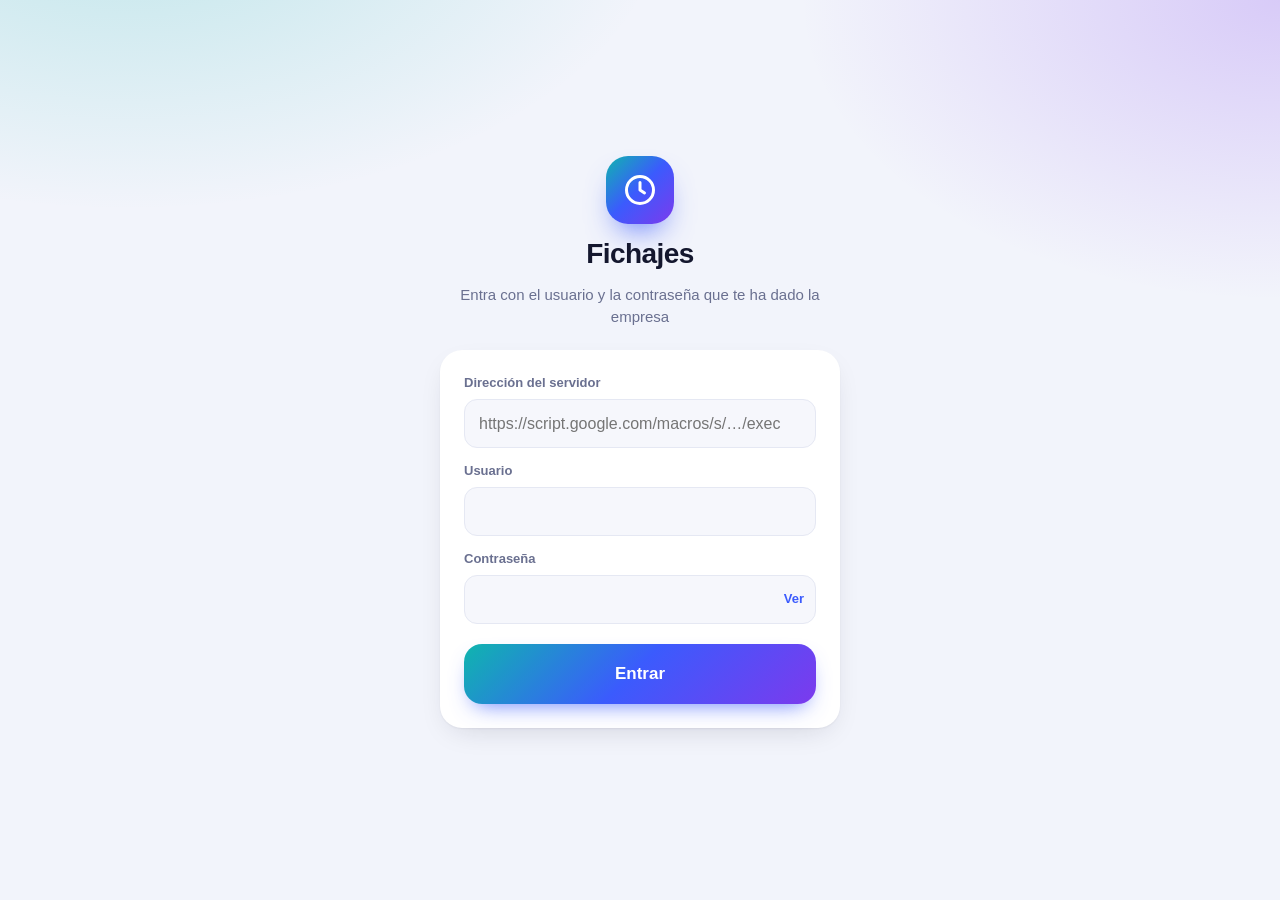
<file: pwa/index.html>
<!DOCTYPE html>
<html lang="es">
<head>
<meta charset="utf-8">
<meta name="viewport" content="width=device-width, initial-scale=1, viewport-fit=cover">
<title>Fichajes</title>
<meta name="description" content="Control horario: fichaje con ubicación">
<meta name="theme-color" content="#3b5bfd">
<meta name="apple-mobile-web-app-capable" content="yes">
<meta name="mobile-web-app-capable" content="yes">
<meta name="apple-mobile-web-app-title" content="Fichajes">
<meta name="apple-mobile-web-app-status-bar-style" content="default">
<meta name="format-detection" content="telephone=no">
<link rel="manifest" href="manifest.webmanifest">
<link rel="apple-touch-icon" href="iconos/icono-180.png">
<link rel="icon" type="image/png" sizes="192x192" href="iconos/icono-192.png">
<link rel="stylesheet" href="estilos.css">
</head>
<body>

<!-- Acceso -->
<section id="acceso" class="pantalla" hidden>
  <div class="acceso-caja">
    <div class="marca">
      <div class="logo">
        <svg viewBox="0 0 24 24" fill="none" stroke="currentColor" stroke-width="2" stroke-linecap="round" stroke-linejoin="round" aria-hidden="true"><circle cx="12" cy="12" r="9"/><path d="M12 7v5l3 2"/></svg>
      </div>
      <h1>Fichajes</h1>
      <p>Entra con el usuario y la contraseña que te ha dado la empresa</p>
    </div>
    <form id="f-login" class="card" autocomplete="on" novalidate>
      <div id="campo-servidor" hidden>
        <label for="l-servidor">Dirección del servidor</label>
        <input id="l-servidor" type="url" inputmode="url" autocapitalize="none" autocorrect="off" spellcheck="false" placeholder="https://script.google.com/macros/s/…/exec">
      </div>
      <label for="l-usuario">Usuario</label>
      <input id="l-usuario" type="text" autocomplete="username" autocapitalize="none" autocorrect="off" spellcheck="false">
      <label for="l-clave">Contraseña</label>
      <div class="campo-clave">
        <input id="l-clave" type="password" autocomplete="current-password">
        <button type="button" class="enlace" id="l-ver">Ver</button>
      </div>
      <button type="submit" class="btn primario grande" id="l-entrar">Entrar</button>
      <p class="pista" id="l-error" role="alert" hidden></p>
    </form>
    <p class="pista centrado" id="l-instalar" hidden></p>
  </div>
</section>

<!-- Aplicación -->
<section id="app" hidden>
  <header class="hero">
    <div class="hero-in">
      <div>
        <div class="saludo" id="saludo">Hola</div>
        <div class="hero-sub" id="fecha"></div>
      </div>
      <button type="button" class="btn-hero" id="b-salir">Cerrar sesión</button>
    </div>
  </header>

  <main>
    <div class="card reloj-card">
      <span class="pill" id="pill"><i class="punto"></i><span id="pill-texto">Fuera de jornada</span></span>
      <div class="reloj" id="reloj">0:00:00</div>
      <div class="reloj-sub">Tiempo trabajado hoy</div>
      <div class="mini-stats">
        <div><span class="mini-n" id="st-entrada">—</span><span class="mini-l">Entrada</span></div>
        <div><span class="mini-n" id="st-pausas">0 min</span><span class="mini-l">Pausas</span></div>
        <div><span class="mini-n" id="st-puntos">—</span><span class="mini-l">Último punto</span></div>
      </div>
    </div>

    <div class="acciones" id="acciones">
      <button type="button" class="btn ambar grande" id="b-secundario" hidden>Pausa</button>
      <button type="button" class="btn verde grande" id="b-principal">Fichar entrada</button>
    </div>

    <div class="aviso" id="sin-conexion" hidden>Sin conexión. Se muestran los últimos datos recibidos.</div>

    <div class="card" id="c-seguimiento">
      <h3>Ubicación durante la jornada</h3>
      <p class="texto" id="seg-texto"></p>
      <p class="aviso ambar" id="seg-aviso" hidden></p>
      <label class="interruptor">
        <input type="checkbox" id="seg-pantalla">
        <span class="carril"><span class="bola"></span></span>
        <span class="interruptor-texto">Mantener la pantalla encendida durante la jornada</span>
      </label>
      <p class="pista" id="seg-pantalla-nota" hidden></p>
    </div>

    <div class="card">
      <h3>Hoy</h3>
      <ul class="linea" id="lista-hoy"></ul>
      <p class="pista" id="horario"></p>
    </div>

    <div class="card" id="c-instalar" hidden>
      <h3>Instalar en el móvil</h3>
      <p class="texto" id="instalar-texto"></p>
      <button type="button" class="btn primario" id="b-instalar" hidden>Instalar</button>
    </div>
  </main>
</section>

<!-- Confirmación -->
<div class="velo" id="dlg" hidden>
  <div class="dialogo" role="dialog" aria-modal="true" aria-labelledby="dlg-titulo">
    <h2 id="dlg-titulo"></h2>
    <p id="dlg-texto"></p>
    <div class="dialogo-botones">
      <button type="button" class="btn plano" id="dlg-no">Cancelar</button>
      <button type="button" class="btn rosa" id="dlg-si">Aceptar</button>
    </div>
  </div>
</div>

<div id="toast" role="status" aria-live="polite" hidden></div>

<script src="config.js"></script>
<script src="app.js"></script>
</body>
</html>
</file>
<file: pwa/estilos.css>
:root {
  --fondo: #f2f4fb; --tarjeta: #ffffff; --tinta: #14172e; --suave: #6a7090; --linea: #e5e8f3; --campo: #f6f7fc;
  --marca: #3b5bfd; --marca-tinte: #eef1ff;
  --verde: #0fa97a; --verde-tinte: #e3f7ef; --ambar: #b87503; --ambar-tinte: #fdf1d8;
  --rosa: #e5365a; --rosa-tinte: #fde8ed; --gris: #8891ad; --gris-tinte: #eceef6;
  --sombra: 0 1px 2px rgba(20, 23, 46, .05), 0 10px 30px -12px rgba(20, 23, 46, .18);
  --degradado: linear-gradient(135deg, #0fb5ae 0%, #3b5bfd 48%, #7c3aed 100%);
}
@media (prefers-color-scheme: dark) {
  :root {
    --fondo: #0c0e1c; --tarjeta: #161930; --tinta: #eef0ff; --suave: #9aa1c4; --linea: #282c49; --campo: #1e2240;
    --marca: #7f95ff; --marca-tinte: #20264d;
    --verde: #34d399; --verde-tinte: #12352c; --ambar: #fbbf24; --ambar-tinte: #3a2d0e;
    --rosa: #fb7185; --rosa-tinte: #3d1622; --gris: #8f97b8; --gris-tinte: #23274a;
    --sombra: 0 1px 2px rgba(0, 0, 0, .3), 0 12px 32px -14px rgba(0, 0, 0, .7);
  }
}

* { box-sizing: border-box; }
html { height: 100%; -webkit-text-size-adjust: 100%; }
body {
  margin: 0; min-height: 100%; background: var(--fondo); color: var(--tinta);
  font: 16px/1.45 -apple-system, BlinkMacSystemFont, "Segoe UI", Roboto, "Helvetica Neue", sans-serif;
  -webkit-font-smoothing: antialiased; -webkit-tap-highlight-color: transparent;
  overscroll-behavior-y: none;
}
[hidden] { display: none !important; }
button, input { font: inherit; color: inherit; }
h1, h2, h3, p { margin: 0; }
h2 { font-size: 20px; letter-spacing: -.01em; }
h3 { font-size: 13px; margin-bottom: 12px; color: var(--suave); font-weight: 700; text-transform: uppercase; letter-spacing: .06em; }

/* ---------- Piezas comunes ---------- */
.card { background: var(--tarjeta); border-radius: 22px; padding: 20px; box-shadow: var(--sombra); margin-bottom: 16px; }
.btn {
  display: inline-flex; align-items: center; justify-content: center; gap: 8px;
  border: 0; border-radius: 14px; padding: 12px 16px; font-weight: 700; font-size: 15px; cursor: pointer;
  background: var(--marca-tinte); color: var(--marca); transition: transform .08s ease;
  touch-action: manipulation;
}
.btn:active { transform: scale(.98); }
.btn:disabled { opacity: .45; cursor: not-allowed; transform: none; }
.btn:focus-visible, .enlace:focus-visible, .btn-hero:focus-visible { outline: 3px solid var(--marca); outline-offset: 2px; }
.btn.primario { background: var(--degradado); color: #fff; box-shadow: 0 10px 22px -10px rgba(59, 91, 253, .8); }
.btn.verde { background: linear-gradient(135deg, #12b886, #0b8f6a); color: #fff; box-shadow: 0 12px 24px -10px rgba(15, 169, 122, .8); }
.btn.ambar { background: var(--ambar-tinte); color: var(--ambar); }
.btn.rosa { background: linear-gradient(135deg, #f0476b, #c81e48); color: #fff; box-shadow: 0 12px 24px -10px rgba(229, 54, 90, .8); }
.btn.plano { background: transparent; color: var(--suave); }
.btn.grande { width: 100%; padding: 18px; font-size: 17px; border-radius: 18px; }
.enlace { background: none; border: 0; padding: 6px; color: var(--marca); font-weight: 600; cursor: pointer; font-size: 14px; }
label { display: block; font-size: 13px; font-weight: 600; color: var(--suave); margin: 14px 0 6px; }
input[type="text"], input[type="password"], input[type="url"] {
  width: 100%; background: var(--campo); border: 1.5px solid var(--linea); border-radius: 13px; padding: 12px 14px; outline: none;
  font-size: 16px; -webkit-appearance: none; appearance: none;
}
input:focus { border-color: var(--marca); box-shadow: 0 0 0 4px var(--marca-tinte); }
.texto { font-size: 14px; }
.pista { font-size: 13px; color: var(--suave); margin-top: 12px; }
.pista.error { color: var(--rosa); font-weight: 600; }
.pista.centrado { text-align: center; padding: 0 8px; }
.aviso {
  font-size: 13px; font-weight: 600; border-radius: 14px; padding: 10px 14px; margin-bottom: 16px;
  background: var(--gris-tinte); color: var(--suave);
}
.aviso.ambar { background: var(--ambar-tinte); color: var(--ambar); margin: 12px 0 0; }
.pill {
  display: inline-flex; align-items: center; gap: 7px; padding: 5px 12px; border-radius: 999px;
  font-size: 13px; font-weight: 700; background: var(--gris-tinte); color: var(--gris); white-space: nowrap;
}
.pill .punto { width: 8px; height: 8px; border-radius: 50%; background: currentColor; }
.pill.TRABAJANDO { background: var(--verde-tinte); color: var(--verde); }
.pill.EN_PAUSA { background: var(--ambar-tinte); color: var(--ambar); }
.pill.TRABAJANDO .punto { animation: latido 1.8s ease-out infinite; }
@keyframes latido { 0% { box-shadow: 0 0 0 0 currentColor; } 70%, 100% { box-shadow: 0 0 0 7px transparent; } }
@media (prefers-reduced-motion: reduce) { * { animation: none !important; transition: none !important; } }

/* ---------- Acceso ---------- */
.pantalla {
  min-height: 100vh; min-height: 100dvh; display: flex; align-items: center; justify-content: center;
  padding: calc(24px + env(safe-area-inset-top)) 16px calc(24px + env(safe-area-inset-bottom));
}
#acceso {
  background:
    radial-gradient(900px 500px at 10% -10%, rgba(15, 181, 174, .22), transparent 60%),
    radial-gradient(800px 500px at 100% 0%, rgba(124, 58, 237, .22), transparent 60%),
    var(--fondo);
}
.acceso-caja { width: 100%; max-width: 400px; }
.marca { display: flex; flex-direction: column; align-items: center; gap: 10px; margin-bottom: 22px; text-align: center; }
.logo { width: 68px; height: 68px; border-radius: 22px; background: var(--degradado); display: grid; place-items: center; color: #fff; box-shadow: 0 16px 30px -12px rgba(59, 91, 253, .8); }
.logo svg { width: 36px; height: 36px; }
.marca h1 { font-size: 28px; font-weight: 800; letter-spacing: -.02em; }
.marca p { color: var(--suave); font-size: 15px; }
.acceso-caja .card { padding: 24px; }
.acceso-caja .card > label:first-child, .acceso-caja .card > div:first-child > label { margin-top: 0; }
.acceso-caja .btn.grande { margin-top: 20px; }
.campo-clave { position: relative; }
.campo-clave input { padding-right: 62px; }
.campo-clave .enlace { position: absolute; right: 6px; top: 50%; transform: translateY(-50%); font-size: 13px; }

/* ---------- Aplicación ---------- */
.hero {
  background: var(--degradado); color: #fff; border-radius: 0 0 30px 30px;
  padding: calc(22px + env(safe-area-inset-top)) calc(16px + env(safe-area-inset-right)) 74px calc(16px + env(safe-area-inset-left));
}
.hero-in { max-width: 528px; margin: 0 auto; display: flex; justify-content: space-between; align-items: flex-start; gap: 12px; }
.saludo { font-size: 23px; font-weight: 800; letter-spacing: -.02em; }
.hero-sub { opacity: .88; font-size: 14px; margin-top: 2px; }
.hero-sub::first-letter { text-transform: uppercase; }
.btn-hero {
  flex: none; border: 0; border-radius: 14px; padding: 10px 14px; font-size: 13px; font-weight: 700; cursor: pointer;
  background: rgba(255, 255, 255, .18); color: #fff; touch-action: manipulation;
}
main {
  max-width: 560px; margin: -56px auto 0;
  padding: 0 calc(16px + env(safe-area-inset-right)) calc(32px + env(safe-area-inset-bottom)) calc(16px + env(safe-area-inset-left));
}

.reloj-card { text-align: center; padding: 26px 20px 20px; }
.reloj { font-size: clamp(52px, 17vw, 76px); font-weight: 800; letter-spacing: -.04em; font-variant-numeric: tabular-nums; line-height: 1.05; margin-top: 12px; }
.reloj-sub { color: var(--suave); font-size: 14px; font-weight: 600; }
.mini-stats { display: grid; grid-template-columns: repeat(3, 1fr); gap: 8px; margin-top: 20px; padding-top: 18px; border-top: 1px solid var(--linea); }
.mini-n { display: block; font-weight: 800; font-size: 18px; font-variant-numeric: tabular-nums; }
.mini-l { display: block; color: var(--suave); font-size: 12px; font-weight: 600; }
.acciones { display: grid; gap: 10px; margin-bottom: 16px; }
.acciones.dos { grid-template-columns: 1fr 1.4fr; }

/* ---------- Interruptor ---------- */
.interruptor { display: flex; align-items: center; gap: 12px; margin: 16px 0 0; cursor: pointer; color: var(--tinta); font-size: 14px; }
.interruptor input { position: absolute; opacity: 0; width: 1px; height: 1px; }
.carril { flex: none; width: 48px; height: 28px; border-radius: 999px; background: var(--gris-tinte); border: 1.5px solid var(--linea); position: relative; transition: background .15s ease; }
.bola { position: absolute; top: 2px; left: 2px; width: 21px; height: 21px; border-radius: 50%; background: #fff; box-shadow: 0 1px 3px rgba(0, 0, 0, .3); transition: transform .15s ease; }
.interruptor input:checked + .carril { background: var(--verde); border-color: var(--verde); }
.interruptor input:checked + .carril .bola { transform: translateX(20px); }
.interruptor input:focus-visible + .carril { outline: 3px solid var(--marca); outline-offset: 2px; }

/* ---------- Fichajes de hoy ---------- */
.linea { list-style: none; margin: 0; padding: 0; }
.linea li { position: relative; display: flex; align-items: center; gap: 10px; padding: 9px 0 9px 26px; }
.linea li::before { content: ""; position: absolute; left: 4px; top: 15px; width: 10px; height: 10px; border-radius: 50%; background: var(--gris); box-shadow: 0 0 0 4px var(--tarjeta); z-index: 1; }
.linea li::after { content: ""; position: absolute; left: 8px; top: 0; bottom: 0; width: 2px; background: var(--linea); }
.linea li:first-child::after { top: 18px; }
.linea li:last-child::after { bottom: calc(100% - 18px); }
.linea li:only-child::after { display: none; }
.linea li.t-ENTRADA::before { background: var(--verde); }
.linea li.t-PAUSA_INICIO::before { background: var(--ambar); }
.linea li.t-PAUSA_FIN::before { background: var(--marca); }
.linea li.t-SALIDA::before { background: var(--rosa); }
.linea .hora { font-weight: 800; font-variant-numeric: tabular-nums; min-width: 48px; }
.linea .nota { color: var(--suave); font-size: 13px; margin-left: auto; }
.linea li.vacio { padding-left: 0; color: var(--suave); font-size: 14px; }
.linea li.vacio::before, .linea li.vacio::after { display: none; }

/* ---------- Diálogo y mensajes ---------- */
.velo {
  position: fixed; inset: 0; z-index: 20; background: rgba(12, 14, 28, .55);
  display: flex; align-items: flex-end; justify-content: center;
  padding: 16px 16px calc(16px + env(safe-area-inset-bottom));
}
.dialogo { width: 100%; max-width: 420px; background: var(--tarjeta); border-radius: 24px; padding: 22px; box-shadow: var(--sombra); }
.dialogo p { color: var(--suave); font-size: 15px; margin-top: 8px; }
.dialogo-botones { display: flex; justify-content: flex-end; gap: 8px; margin-top: 20px; }
@media (min-width: 560px) { .velo { align-items: center; } }

#toast {
  position: fixed; left: 50%; bottom: calc(22px + env(safe-area-inset-bottom)); transform: translateX(-50%); z-index: 30;
  max-width: min(92vw, 480px); padding: 12px 18px; border-radius: 16px; font-size: 14px; font-weight: 600; text-align: center;
  background: #14172e; color: #fff; box-shadow: 0 16px 40px -12px rgba(0, 0, 0, .6);
}
#toast.error { background: #c81e48; }
@media (prefers-color-scheme: dark) { #toast:not(.error) { background: #eef0ff; color: #14172e; } }
</file>
